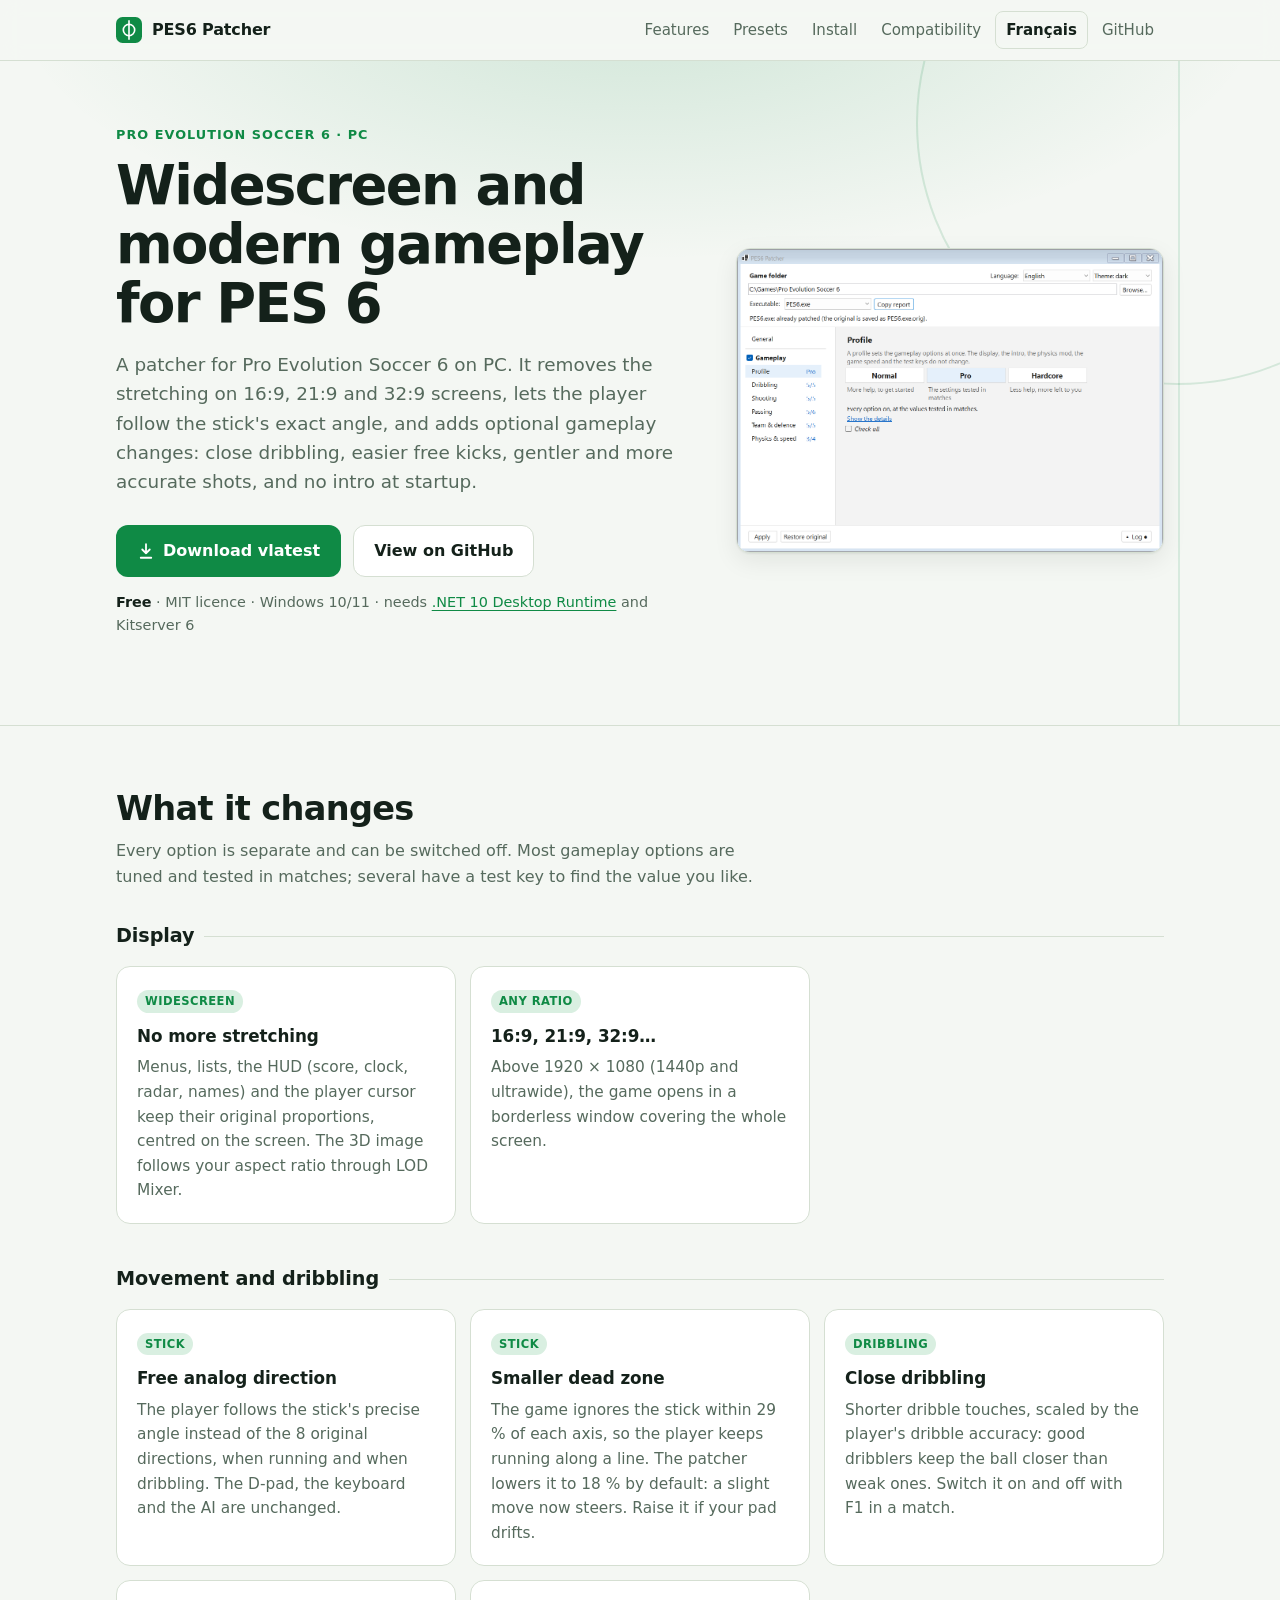
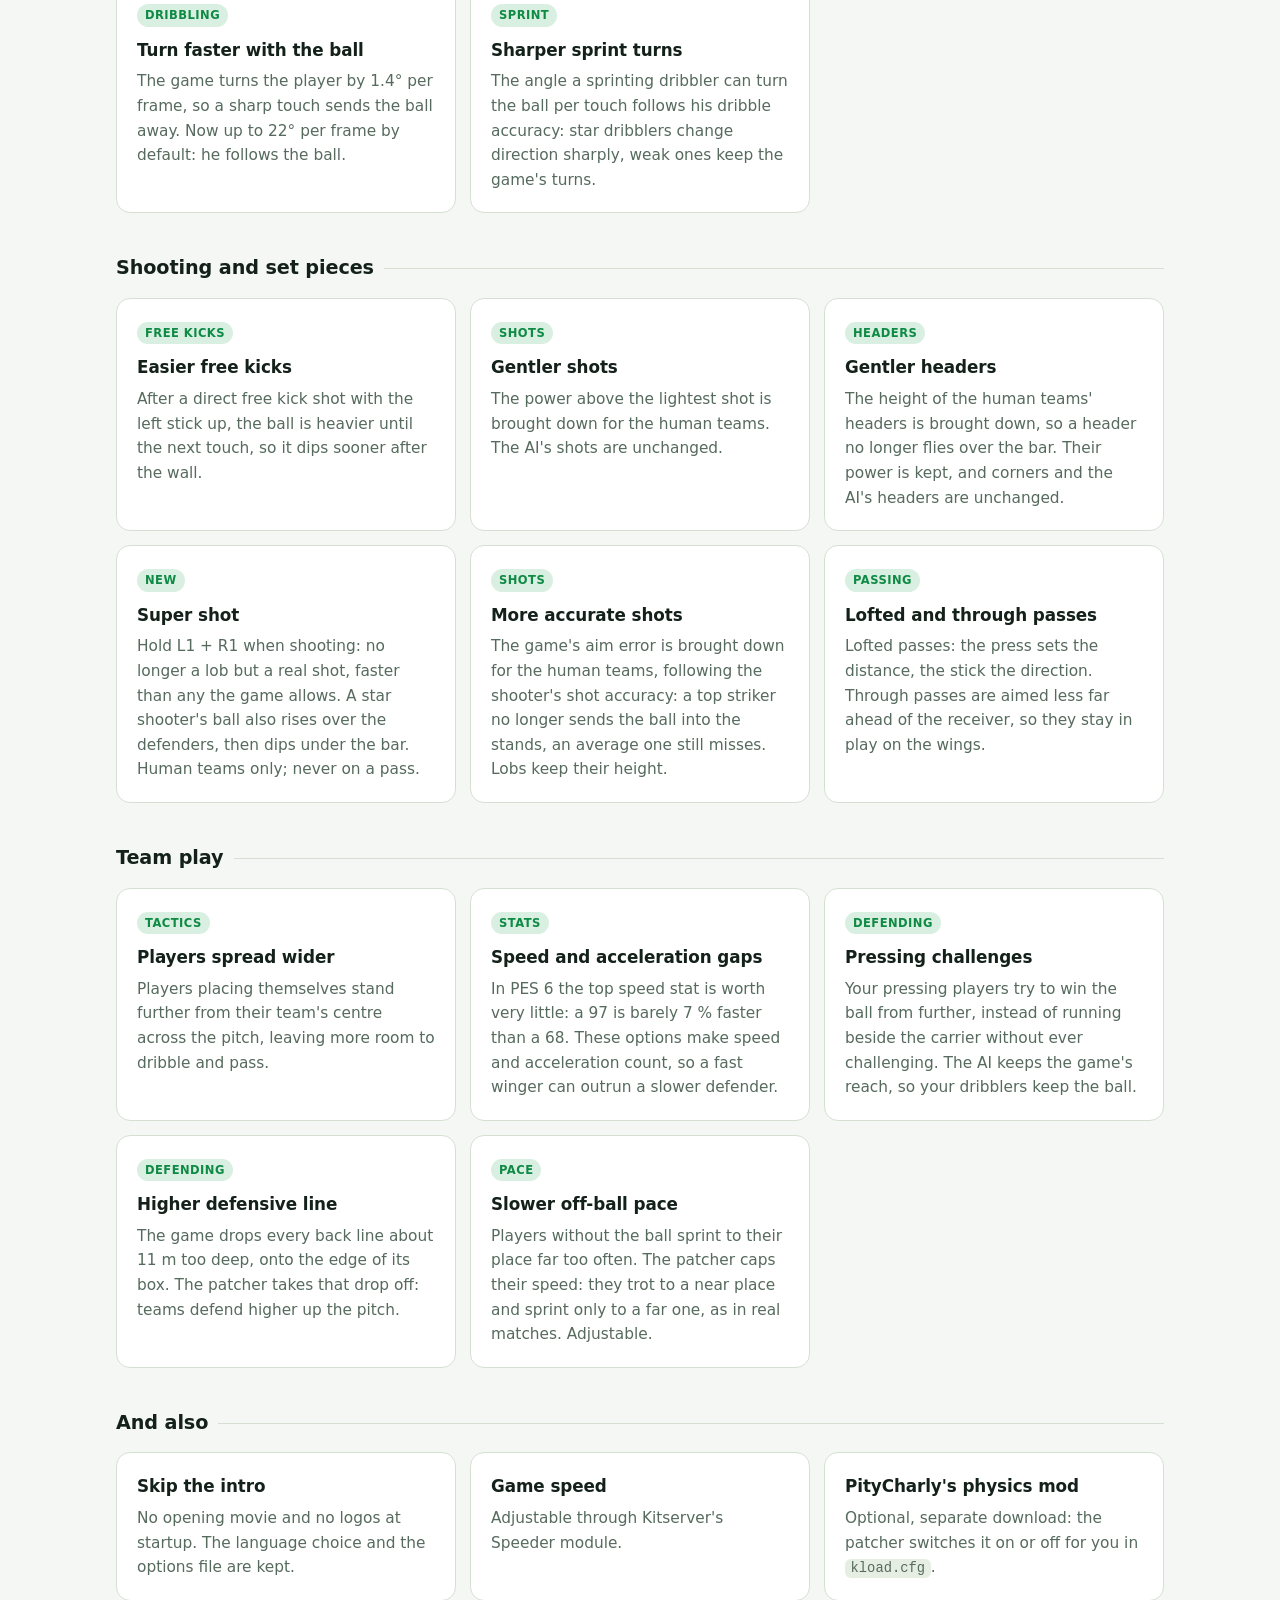
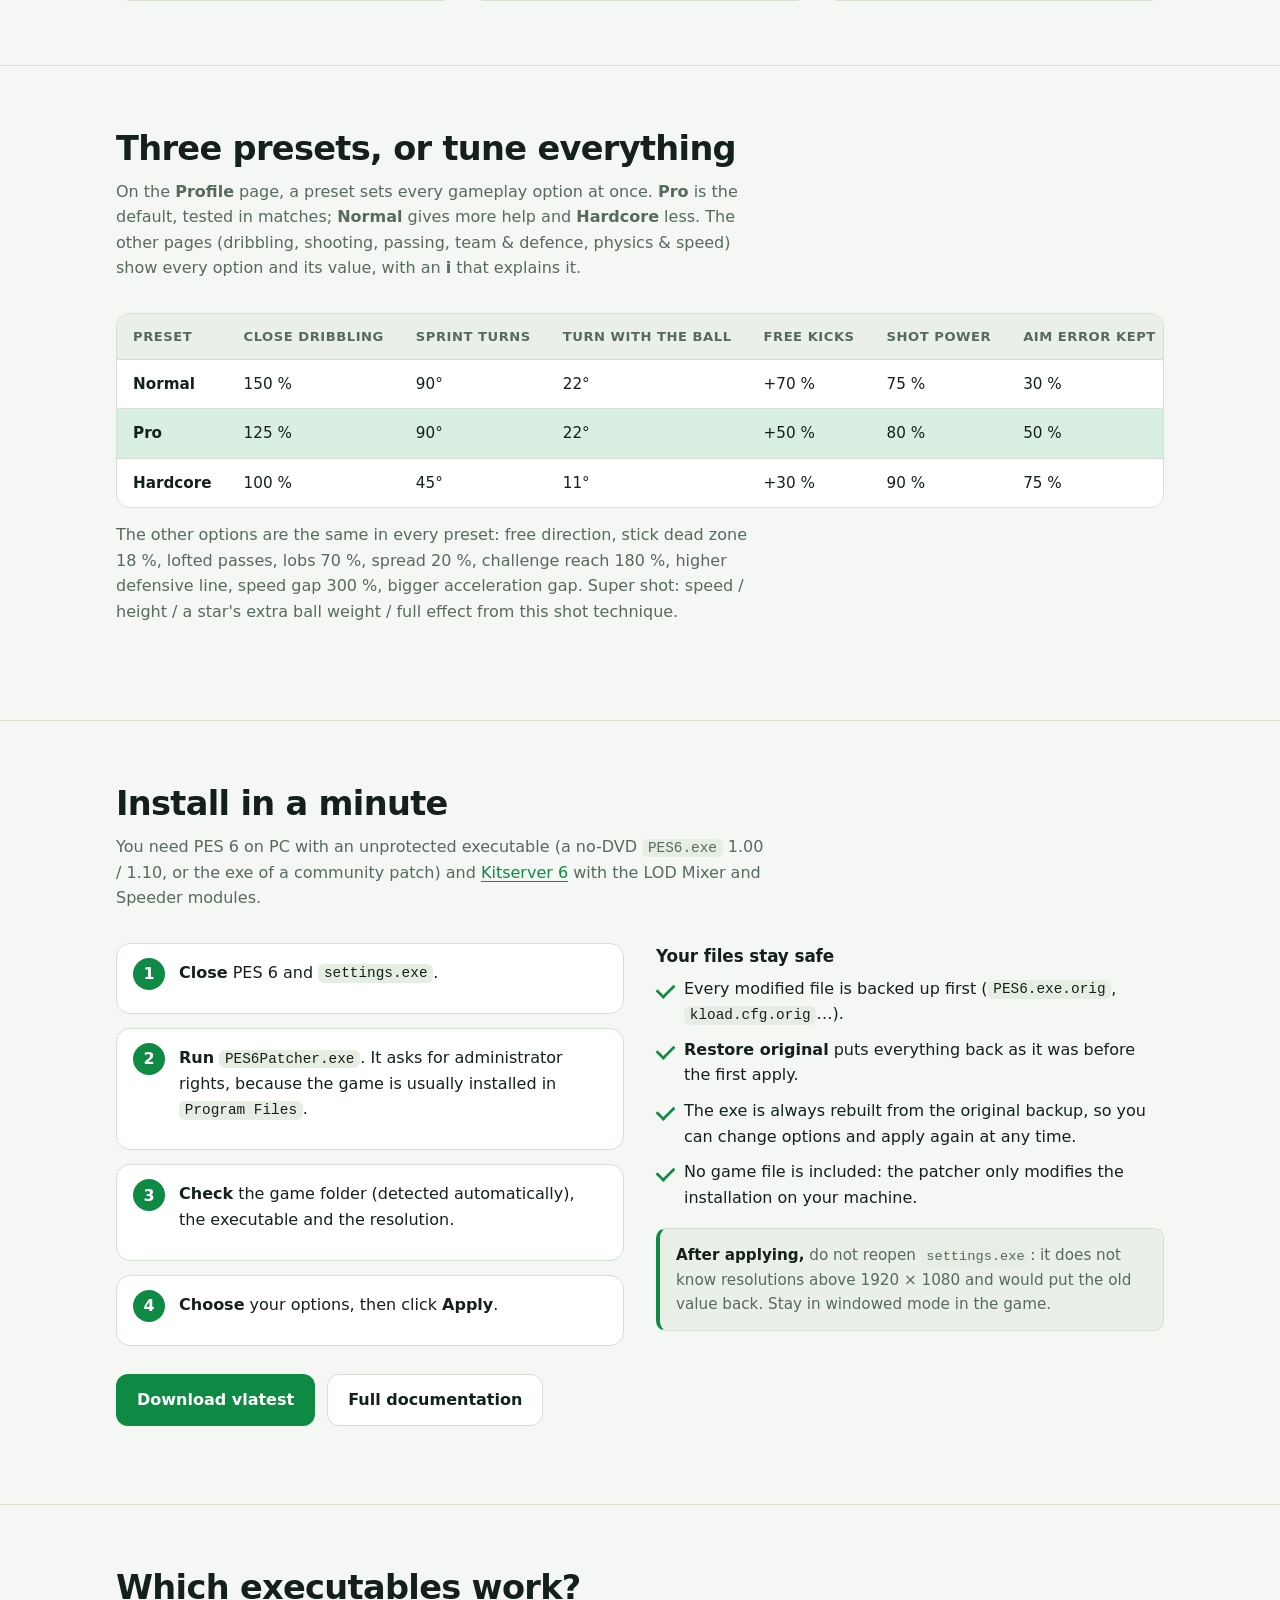
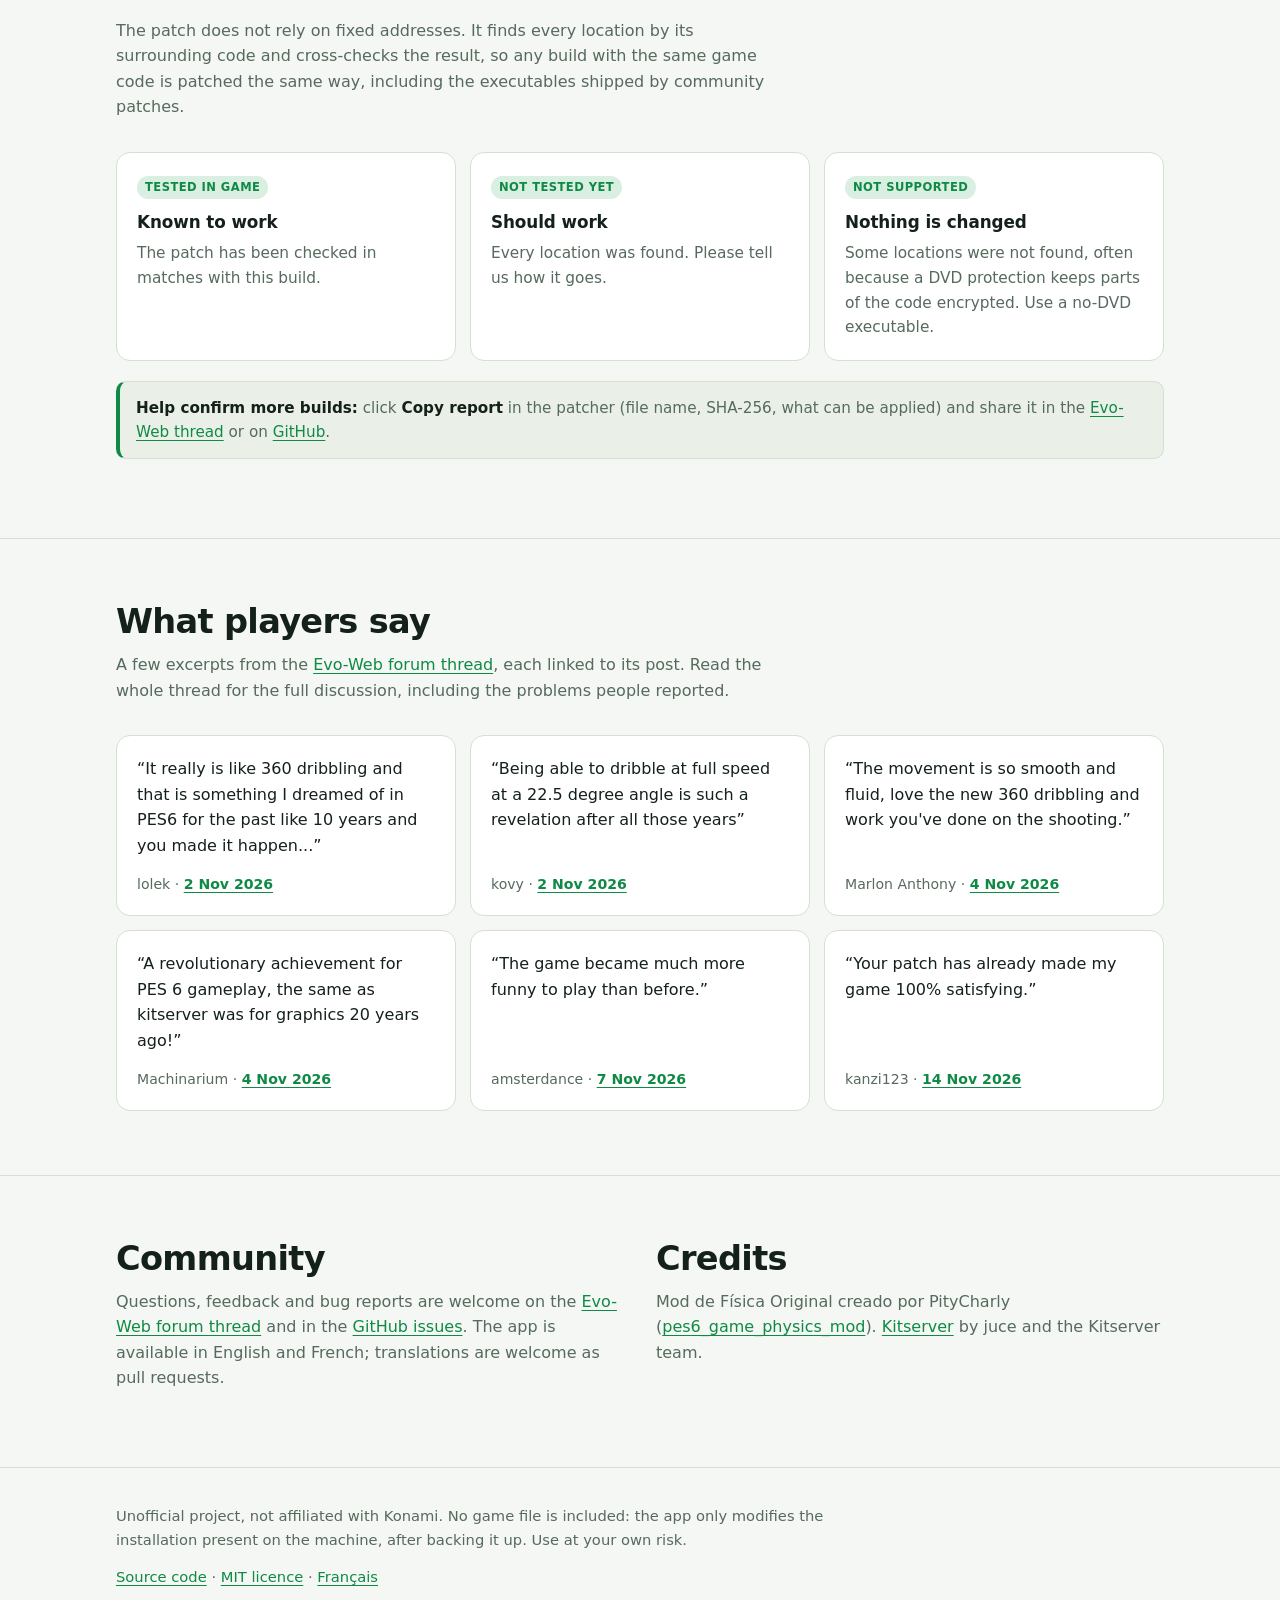
<file: docs/index.html>
<!doctype html>
<html lang="en">
<head>
<meta charset="utf-8">
<meta name="viewport" content="width=device-width, initial-scale=1">
<title>PES6 Patcher: widescreen and modern gameplay for PES 6</title>
<meta name="google-site-verification" content="-q8G32PHAHHniApXlXF7Ds6mjgxfQdAATQH3-29lCZk" />
<meta name="description" content="Free patcher for Pro Evolution Soccer 6 on PC: widescreen without stretching, free analog stick movement, close dribbling, easier free kicks, gentler and more accurate shots.">
<meta property="og:title" content="PES6 Patcher">
<meta property="og:description" content="Widescreen without stretching and modern gameplay options for Pro Evolution Soccer 6 on PC.">
<meta property="og:image" content="https://kwentinn.github.io/PES6Patcher/app.png">
<meta property="og:type" content="website">
<link rel="canonical" href="https://kwentinn.github.io/PES6Patcher/">
<link rel="alternate" hreflang="en" href="https://kwentinn.github.io/PES6Patcher/">
<link rel="alternate" hreflang="fr" href="https://kwentinn.github.io/PES6Patcher/fr/">
<link rel="alternate" hreflang="x-default" href="https://kwentinn.github.io/PES6Patcher/">
<link rel="icon" href="data:image/svg+xml,%3Csvg xmlns='http://www.w3.org/2000/svg' viewBox='0 0 32 32'%3E%3Crect width='32' height='32' rx='8' fill='%230f8a45'/%3E%3Ccircle cx='16' cy='16' r='7' fill='none' stroke='white' stroke-width='2'/%3E%3Cpath d='M16 3v26' stroke='white' stroke-width='2'/%3E%3C/svg%3E">
<link rel="stylesheet" href="site.css">
</head>
<body>

<header class="bar">
  <div class="wrap">
    <a class="brand" href="#top">
      <svg viewBox="0 0 32 32" aria-hidden="true"><rect width="32" height="32" rx="8" fill="var(--accent)"/><circle cx="16" cy="16" r="7" fill="none" stroke="var(--accent-ink)" stroke-width="2"/><path d="M16 4v24" stroke="var(--accent-ink)" stroke-width="2"/></svg>
      PES6 Patcher
    </a>
    <nav aria-label="Main">
      <a class="hide-sm" href="#features">Features</a>
      <a class="hide-sm" href="#presets">Presets</a>
      <a href="#install">Install</a>
      <a class="hide-sm" href="#compat">Compatibility</a>
      <a class="lang" href="fr/" hreflang="fr">Français</a>
      <a href="https://github.com/kwentinn/PES6Patcher">GitHub</a>
    </nav>
  </div>
</header>

<main id="top">

<div class="hero">
  <div class="wrap hero-grid">
    <div>
      <p class="eyebrow">Pro Evolution Soccer 6 · PC</p>
      <h1>Widescreen and modern gameplay for PES 6</h1>
      <p class="lead">A patcher for Pro Evolution Soccer 6 on PC. It removes the stretching on 16:9, 21:9 and 32:9 screens, lets the player follow the stick's exact angle, and adds optional gameplay changes: close dribbling, easier free kicks, gentler and more accurate shots, and no intro at startup.</p>
      <div class="cta">
        <a class="btn primary" data-download href="https://github.com/kwentinn/PES6Patcher/releases/latest">
          <svg viewBox="0 0 24 24" fill="none" stroke="currentColor" stroke-width="2.4" stroke-linecap="round" stroke-linejoin="round" aria-hidden="true"><path d="M12 3v12m0 0l-5-5m5 5l5-5M5 21h14"/></svg>
          <span>Download v<span data-version>latest</span></span>
        </a>
        <a class="btn" href="https://github.com/kwentinn/PES6Patcher">View on GitHub</a>
      </div>
      <p class="meta"><b>Free</b> · MIT licence · Windows 10/11 · needs <a href="https://dotnet.microsoft.com/download/dotnet/10.0">.NET 10 Desktop Runtime</a> and Kitserver 6</p>
    </div>
    <figure class="shot">
      <img src="app.png" width="1078" height="767" alt="The PES6 Patcher window with the display and gameplay options">
    </figure>
  </div>
</div>

<section id="features">
  <div class="wrap">
    <h2>What it changes</h2>
    <p class="sub">Every option is separate and can be switched off. Most gameplay options are tuned and tested in matches; several have a test key to find the value you like.</p>

    <h3 class="group">Display</h3>
    <div class="cards">
      <div class="card"><span class="tag">Widescreen</span><h3>No more stretching</h3><p>Menus, lists, the HUD (score, clock, radar, names) and the player cursor keep their original proportions, centred on the screen. The 3D image follows your aspect ratio through LOD Mixer.</p></div>
      <div class="card"><span class="tag">Any ratio</span><h3>16:9, 21:9, 32:9…</h3><p>Above 1920 × 1080 (1440p and ultrawide), the game opens in a borderless window covering the whole screen.</p></div>
    </div>

    <h3 class="group">Movement and dribbling</h3>
    <div class="cards">
      <div class="card"><span class="tag">Stick</span><h3>Free analog direction</h3><p>The player follows the stick's precise angle instead of the 8 original directions, when running and when dribbling. The D-pad, the keyboard and the AI are unchanged.</p></div>
      <div class="card"><span class="tag">Stick</span><h3>Smaller dead zone</h3><p>The game ignores the stick within 29 % of each axis, so the player keeps running along a line. The patcher lowers it to 18 % by default: a slight move now steers. Raise it if your pad drifts.</p></div>
      <div class="card"><span class="tag">Dribbling</span><h3>Close dribbling</h3><p>Shorter dribble touches, scaled by the player's dribble accuracy: good dribblers keep the ball closer than weak ones. Switch it on and off with F1 in a match.</p></div>
      <div class="card"><span class="tag">Dribbling</span><h3>Turn faster with the ball</h3><p>The game turns the player by 1.4° per frame, so a sharp touch sends the ball away. Now up to 22° per frame by default: he follows the ball.</p></div>
      <div class="card"><span class="tag">Sprint</span><h3>Sharper sprint turns</h3><p>The angle a sprinting dribbler can turn the ball per touch follows his dribble accuracy: star dribblers change direction sharply, weak ones keep the game's turns.</p></div>
    </div>

    <h3 class="group">Shooting and set pieces</h3>
    <div class="cards">
      <div class="card"><span class="tag">Free kicks</span><h3>Easier free kicks</h3><p>After a direct free kick shot with the left stick up, the ball is heavier until the next touch, so it dips sooner after the wall.</p></div>
      <div class="card"><span class="tag">Shots</span><h3>Gentler shots</h3><p>The power above the lightest shot is brought down for the human teams. The AI's shots are unchanged.</p></div>
      <div class="card"><span class="tag">Headers</span><h3>Gentler headers</h3><p>The height of the human teams' headers is brought down, so a header no longer flies over the bar. Their power is kept, and corners and the AI's headers are unchanged.</p></div>
      <div class="card"><span class="tag">New</span><h3>Super shot</h3><p>Hold L1 + R1 when shooting: no longer a lob but a real shot, faster than any the game allows. A star shooter's ball also rises over the defenders, then dips under the bar. Human teams only; never on a pass.</p></div>
      <div class="card"><span class="tag">Shots</span><h3>More accurate shots</h3><p>The game's aim error is brought down for the human teams, following the shooter's shot accuracy: a top striker no longer sends the ball into the stands, an average one still misses. Lobs keep their height.</p></div>
      <div class="card"><span class="tag">Passing</span><h3>Lofted and through passes</h3><p>Lofted passes: the press sets the distance, the stick the direction. Through passes are aimed less far ahead of the receiver, so they stay in play on the wings.</p></div>
    </div>

    <h3 class="group">Team play</h3>
    <div class="cards">
      <div class="card"><span class="tag">Tactics</span><h3>Players spread wider</h3><p>Players placing themselves stand further from their team's centre across the pitch, leaving more room to dribble and pass.</p></div>
      <div class="card"><span class="tag">Stats</span><h3>Speed and acceleration gaps</h3><p>In PES 6 the top speed stat is worth very little: a 97 is barely 7 % faster than a 68. These options make speed and acceleration count, so a fast winger can outrun a slower defender.</p></div>
      <div class="card"><span class="tag">Defending</span><h3>Pressing challenges</h3><p>Your pressing players try to win the ball from further, instead of running beside the carrier without ever challenging. The AI keeps the game's reach, so your dribblers keep the ball.</p></div>
      <div class="card"><span class="tag">Defending</span><h3>Higher defensive line</h3><p>The game drops every back line about 11 m too deep, onto the edge of its box. The patcher takes that drop off: teams defend higher up the pitch.</p></div>
      <div class="card"><span class="tag">Pace</span><h3>Slower off-ball pace</h3><p>Players without the ball sprint to their place far too often. The patcher caps their speed: they trot to a near place and sprint only to a far one, as in real matches. Adjustable.</p></div>
    </div>

    <h3 class="group">And also</h3>
    <div class="cards">
      <div class="card"><h3>Skip the intro</h3><p>No opening movie and no logos at startup. The language choice and the options file are kept.</p></div>
      <div class="card"><h3>Game speed</h3><p>Adjustable through Kitserver's Speeder module.</p></div>
      <div class="card"><h3>PityCharly's physics mod</h3><p>Optional, separate download: the patcher switches it on or off for you in <code>kload.cfg</code>.</p></div>
    </div>
  </div>
</section>

<section id="presets">
  <div class="wrap">
    <h2>Three presets, or tune everything</h2>
    <p class="sub">On the <b>Profile</b> page, a preset sets every gameplay option at once. <b>Pro</b> is the default, tested in matches; <b>Normal</b> gives more help and <b>Hardcore</b> less. The other pages (dribbling, shooting, passing, team &amp; defence, physics &amp; speed) show every option and its value, with an <b>i</b> that explains it.</p>
    <div class="table">
      <table>
        <thead><tr><th>Preset</th><th>Close dribbling</th><th>Sprint turns</th><th>Turn with the ball</th><th>Free kicks</th><th>Shot power</th><th>Aim error kept</th><th>Pass lead</th><th>Headers</th><th>Super shot</th></tr></thead>
        <tbody>
          <tr><td>Normal</td><td>150 %</td><td>90°</td><td>22°</td><td>+70 %</td><td>75 %</td><td>30 %</td><td>50 %</td><td>60 %</td><td>42000 / 26 / +45 % / 85</td></tr>
          <tr class="pro"><td>Pro</td><td>125 %</td><td>90°</td><td>22°</td><td>+50 %</td><td>80 %</td><td>50 %</td><td>60 %</td><td>70 %</td><td>40000 / 32 / +55 % / 90</td></tr>
          <tr><td>Hardcore</td><td>100 %</td><td>45°</td><td>11°</td><td>+30 %</td><td>90 %</td><td>75 %</td><td>80 %</td><td>80 %</td><td>38000 / 38 / +70 % / 95</td></tr>
        </tbody>
      </table>
    </div>
    <p class="sub" style="margin-top:14px">The other options are the same in every preset: free direction, stick dead zone 18 %, lofted passes, lobs 70 %, spread 20 %, challenge reach 180 %, higher defensive line, speed gap 300 %, bigger acceleration gap. Super shot: speed / height / a star's extra ball weight / full effect from this shot technique.</p>
  </div>
</section>

<section id="install">
  <div class="wrap">
    <h2>Install in a minute</h2>
    <p class="sub">You need PES 6 on PC with an unprotected executable (a no-DVD <code>PES6.exe</code> 1.00 / 1.10, or the exe of a community patch) and <a href="https://www.evoweb.uk/">Kitserver 6</a> with the LOD Mixer and Speeder modules.</p>
    <div class="two">
      <ol class="steps">
        <li><b>Close</b> PES 6 and <code>settings.exe</code>.</li>
        <li><b>Run</b> <code>PES6Patcher.exe</code>. It asks for administrator rights, because the game is usually installed in <code>Program Files</code>.</li>
        <li><b>Check</b> the game folder (detected automatically), the executable and the resolution.</li>
        <li><b>Choose</b> your options, then click <b>Apply</b>.</li>
      </ol>
      <div>
        <h3>Your files stay safe</h3>
        <ul class="check">
          <li>Every modified file is backed up first (<code>PES6.exe.orig</code>, <code>kload.cfg.orig</code>…).</li>
          <li><b>Restore original</b> puts everything back as it was before the first apply.</li>
          <li>The exe is always rebuilt from the original backup, so you can change options and apply again at any time.</li>
          <li>No game file is included: the patcher only modifies the installation on your machine.</li>
        </ul>
        <p class="note" style="margin-top:18px"><b>After applying,</b> do not reopen <code>settings.exe</code>: it does not know resolutions above 1920 × 1080 and would put the old value back. Stay in windowed mode in the game.</p>
      </div>
    </div>
    <div class="cta" style="margin-top:28px">
      <a class="btn primary" data-download href="https://github.com/kwentinn/PES6Patcher/releases/latest"><span>Download v<span data-version>latest</span></span></a>
      <a class="btn" href="https://github.com/kwentinn/PES6Patcher#readme">Full documentation</a>
    </div>
  </div>
</section>

<section id="compat">
  <div class="wrap">
    <h2>Which executables work?</h2>
    <p class="sub">The patch does not rely on fixed addresses. It finds every location by its surrounding code and cross-checks the result, so any build with the same game code is patched the same way, including the executables shipped by community patches.</p>
    <div class="cards">
      <div class="card"><span class="tag">Tested in game</span><h3>Known to work</h3><p>The patch has been checked in matches with this build.</p></div>
      <div class="card"><span class="tag">Not tested yet</span><h3>Should work</h3><p>Every location was found. Please tell us how it goes.</p></div>
      <div class="card"><span class="tag">Not supported</span><h3>Nothing is changed</h3><p>Some locations were not found, often because a DVD protection keeps parts of the code encrypted. Use a no-DVD executable.</p></div>
    </div>
    <p class="note" style="margin-top:20px"><b>Help confirm more builds:</b> click <b>Copy report</b> in the patcher (file name, SHA-256, what can be applied) and share it in the <a href="https://evoweb.uk/threads/pes6-gameplay-patcher.107639/">Evo-Web thread</a> or on <a href="https://github.com/kwentinn/PES6Patcher/issues">GitHub</a>.</p>
  </div>
</section>

<section id="feedback">
  <div class="wrap">
    <h2>What players say</h2>
    <p class="sub">A few excerpts from the <a href="https://evoweb.uk/threads/pes6-gameplay-patcher.107639/">Evo-Web forum thread</a>, each linked to its post. Read the whole thread for the full discussion, including the problems people reported.</p>
    <div class="cards">
      <figure class="card quote"><blockquote><p lang="en">“It really is like 360 dribbling and that is something I dreamed of in PES6 for the past like 10 years and you made it happen...”</p></blockquote><figcaption>lolek · <a href="https://evoweb.uk/threads/pes6-gameplay-patcher.107639/post-4330303">2 Nov 2026</a></figcaption></figure>
      <figure class="card quote"><blockquote><p lang="en">“Being able to dribble at full speed at a 22.5 degree angle is such a revelation after all those years”</p></blockquote><figcaption>kovy · <a href="https://evoweb.uk/threads/pes6-gameplay-patcher.107639/post-4330339">2 Nov 2026</a></figcaption></figure>
      <figure class="card quote"><blockquote><p lang="en">“The movement is so smooth and fluid, love the new 360 dribbling and work you've done on the shooting.”</p></blockquote><figcaption>Marlon Anthony · <a href="https://evoweb.uk/threads/pes6-gameplay-patcher.107639/post-4331948">4 Nov 2026</a></figcaption></figure>
      <figure class="card quote"><blockquote><p lang="en">“A revolutionary achievement for PES 6 gameplay, the same as kitserver was for graphics 20 years ago!”</p></blockquote><figcaption>Machinarium · <a href="https://evoweb.uk/threads/pes6-gameplay-patcher.107639/post-4332125">4 Nov 2026</a></figcaption></figure>
      <figure class="card quote"><blockquote><p lang="en">“The game became much more funny to play than before.”</p></blockquote><figcaption>amsterdance · <a href="https://evoweb.uk/threads/pes6-gameplay-patcher.107639/post-4333649">7 Nov 2026</a></figcaption></figure>
      <figure class="card quote"><blockquote><p lang="en">“Your patch has already made my game 100% satisfying.”</p></blockquote><figcaption>kanzi123 · <a href="https://evoweb.uk/threads/pes6-gameplay-patcher.107639/post-4338470">14 Nov 2026</a></figcaption></figure>
    </div>
  </div>
</section>

<section id="about">
  <div class="wrap two">
    <div>
      <h2>Community</h2>
      <p class="sub" style="margin-bottom:12px">Questions, feedback and bug reports are welcome on the <a href="https://evoweb.uk/threads/pes6-gameplay-patcher.107639/">Evo-Web forum thread</a> and in the <a href="https://github.com/kwentinn/PES6Patcher/issues">GitHub issues</a>. The app is available in English and French; translations are welcome as pull requests.</p>
    </div>
    <div>
      <h2>Credits</h2>
      <p class="sub" style="margin-bottom:12px">Mod de Física Original creado por PityCharly (<a href="https://github.com/angelballay/pes6_game_physics_mod">pes6_game_physics_mod</a>). <a href="https://www.evoweb.uk/">Kitserver</a> by juce and the Kitserver team.</p>
    </div>
  </div>
</section>

</main>

<footer>
  <div class="wrap">
    <p>Unofficial project, not affiliated with Konami. No game file is included: the app only modifies the installation present on the machine, after backing it up. Use at your own risk.</p>
    <p><a href="https://github.com/kwentinn/PES6Patcher">Source code</a> · <a href="https://github.com/kwentinn/PES6Patcher/blob/main/LICENSE">MIT licence</a> · <a href="fr/">Français</a></p>
  </div>
</footer>

<script src="site.js" defer></script>
</body>
</html>
</file>
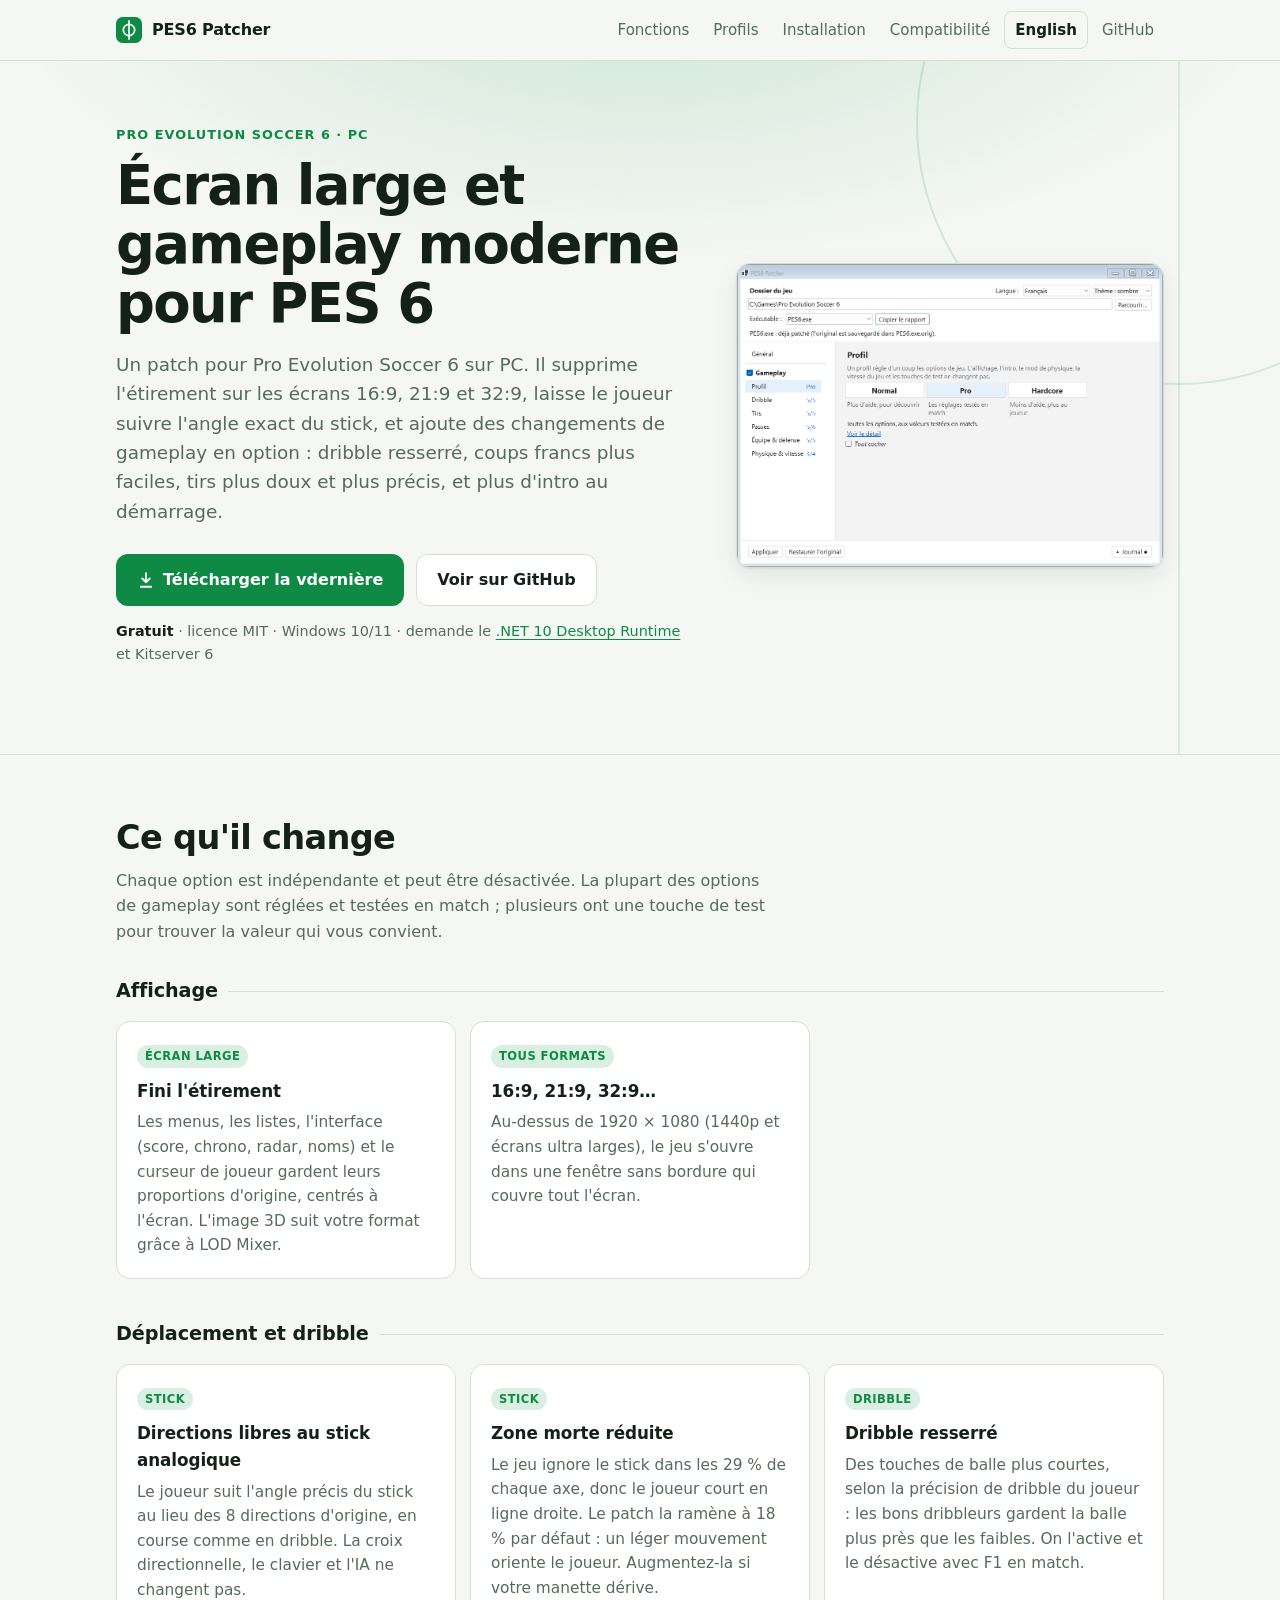
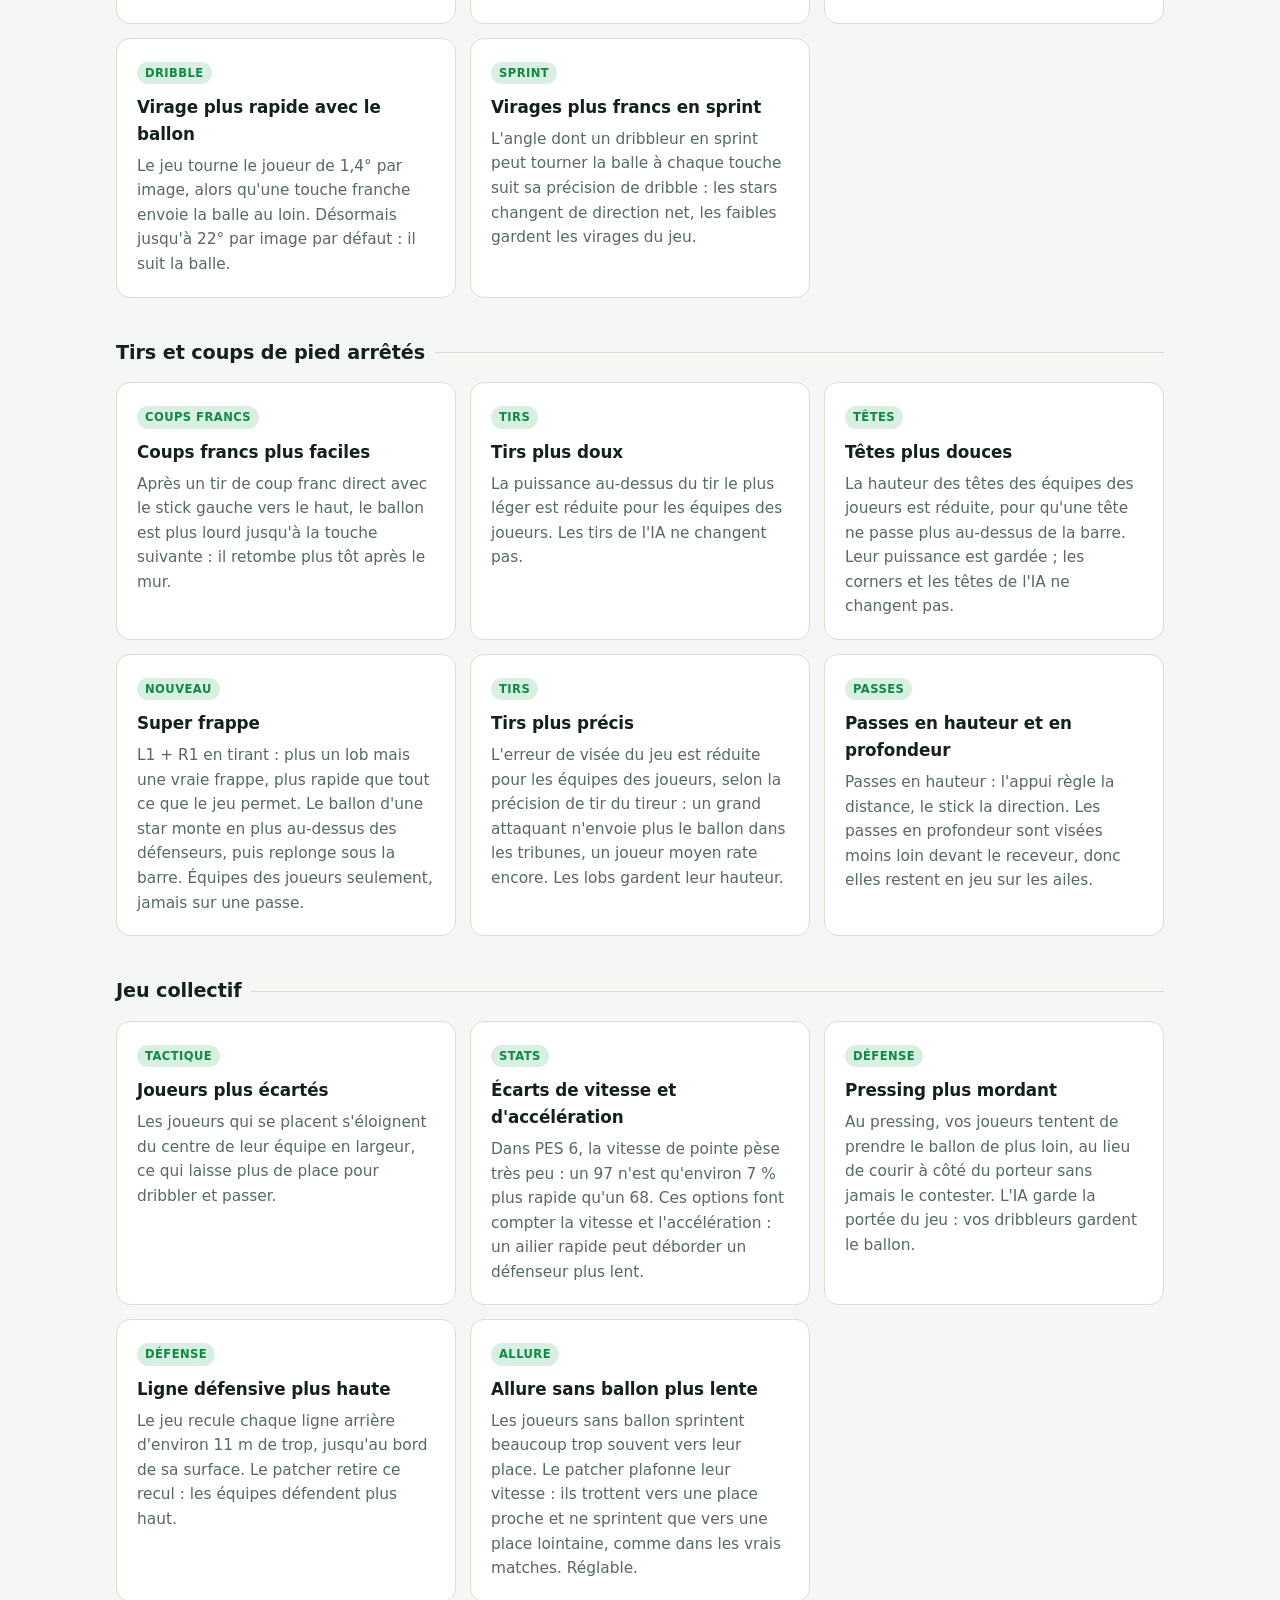
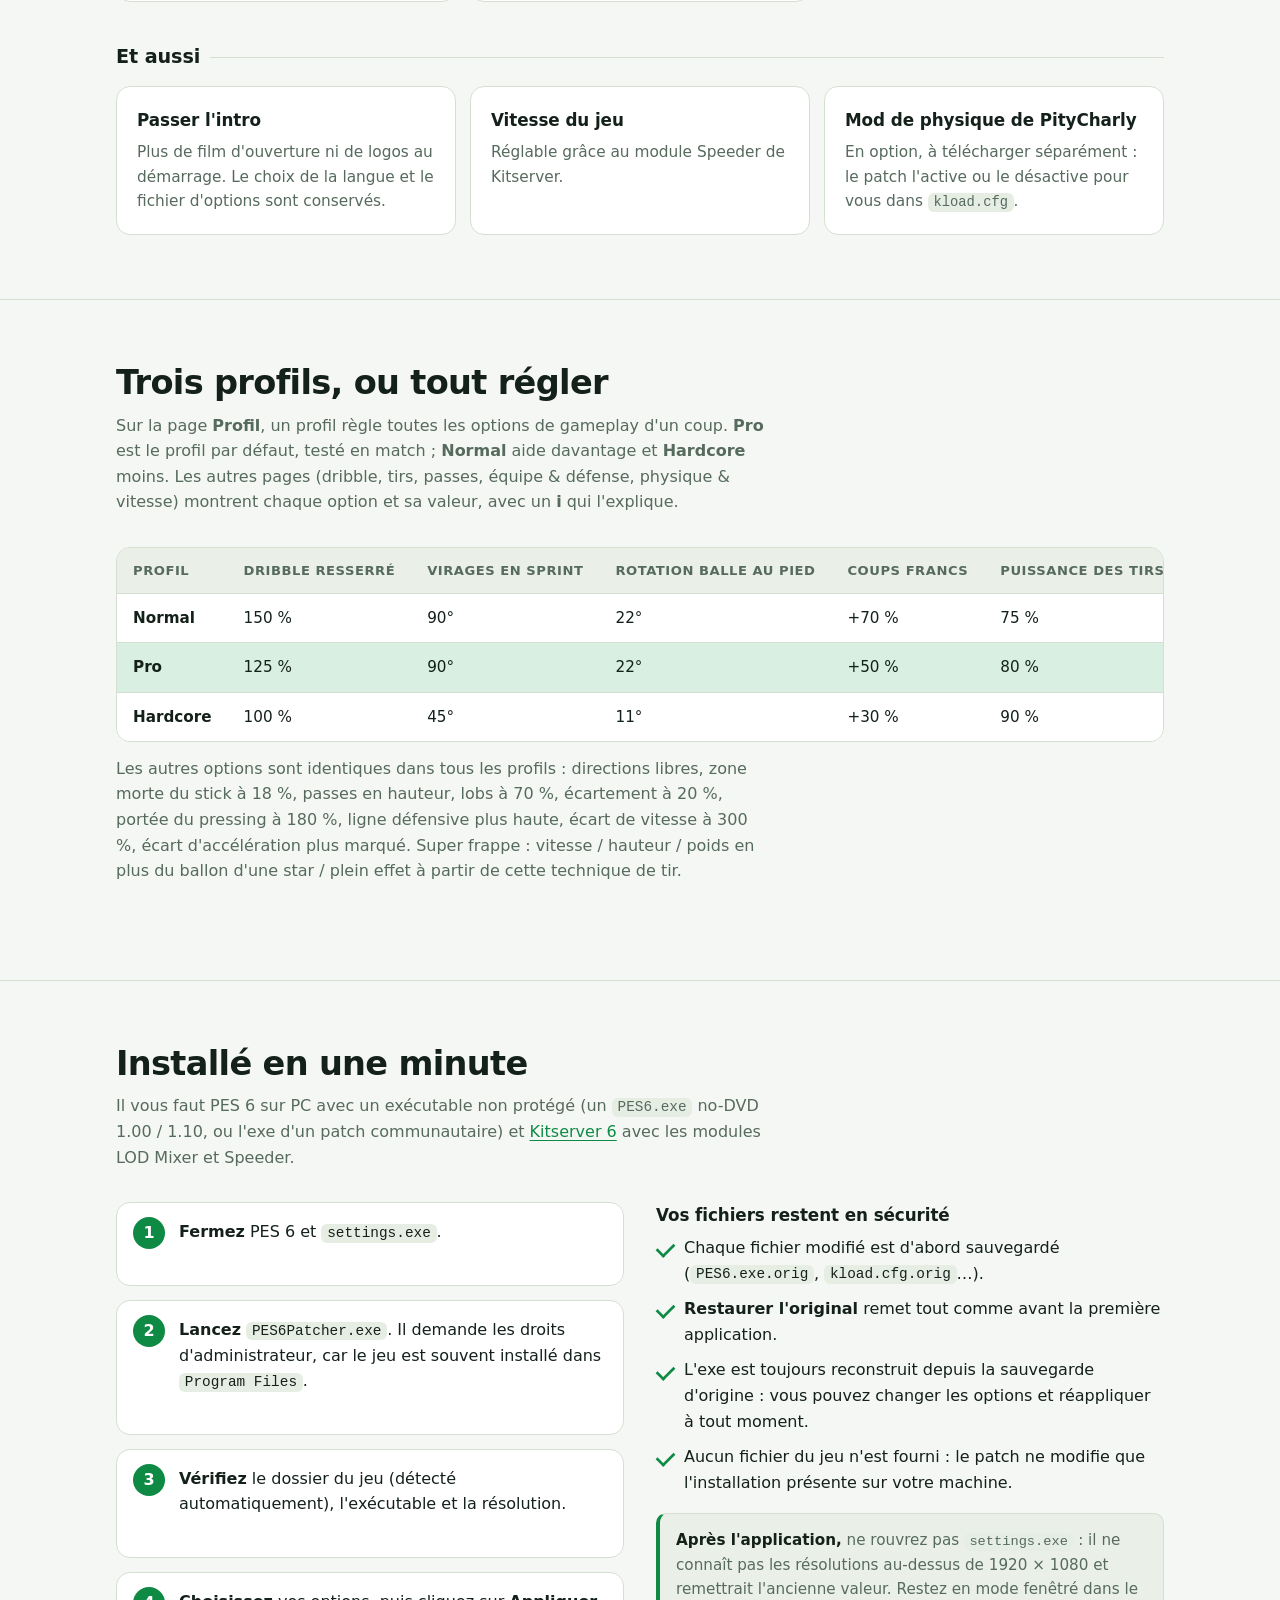
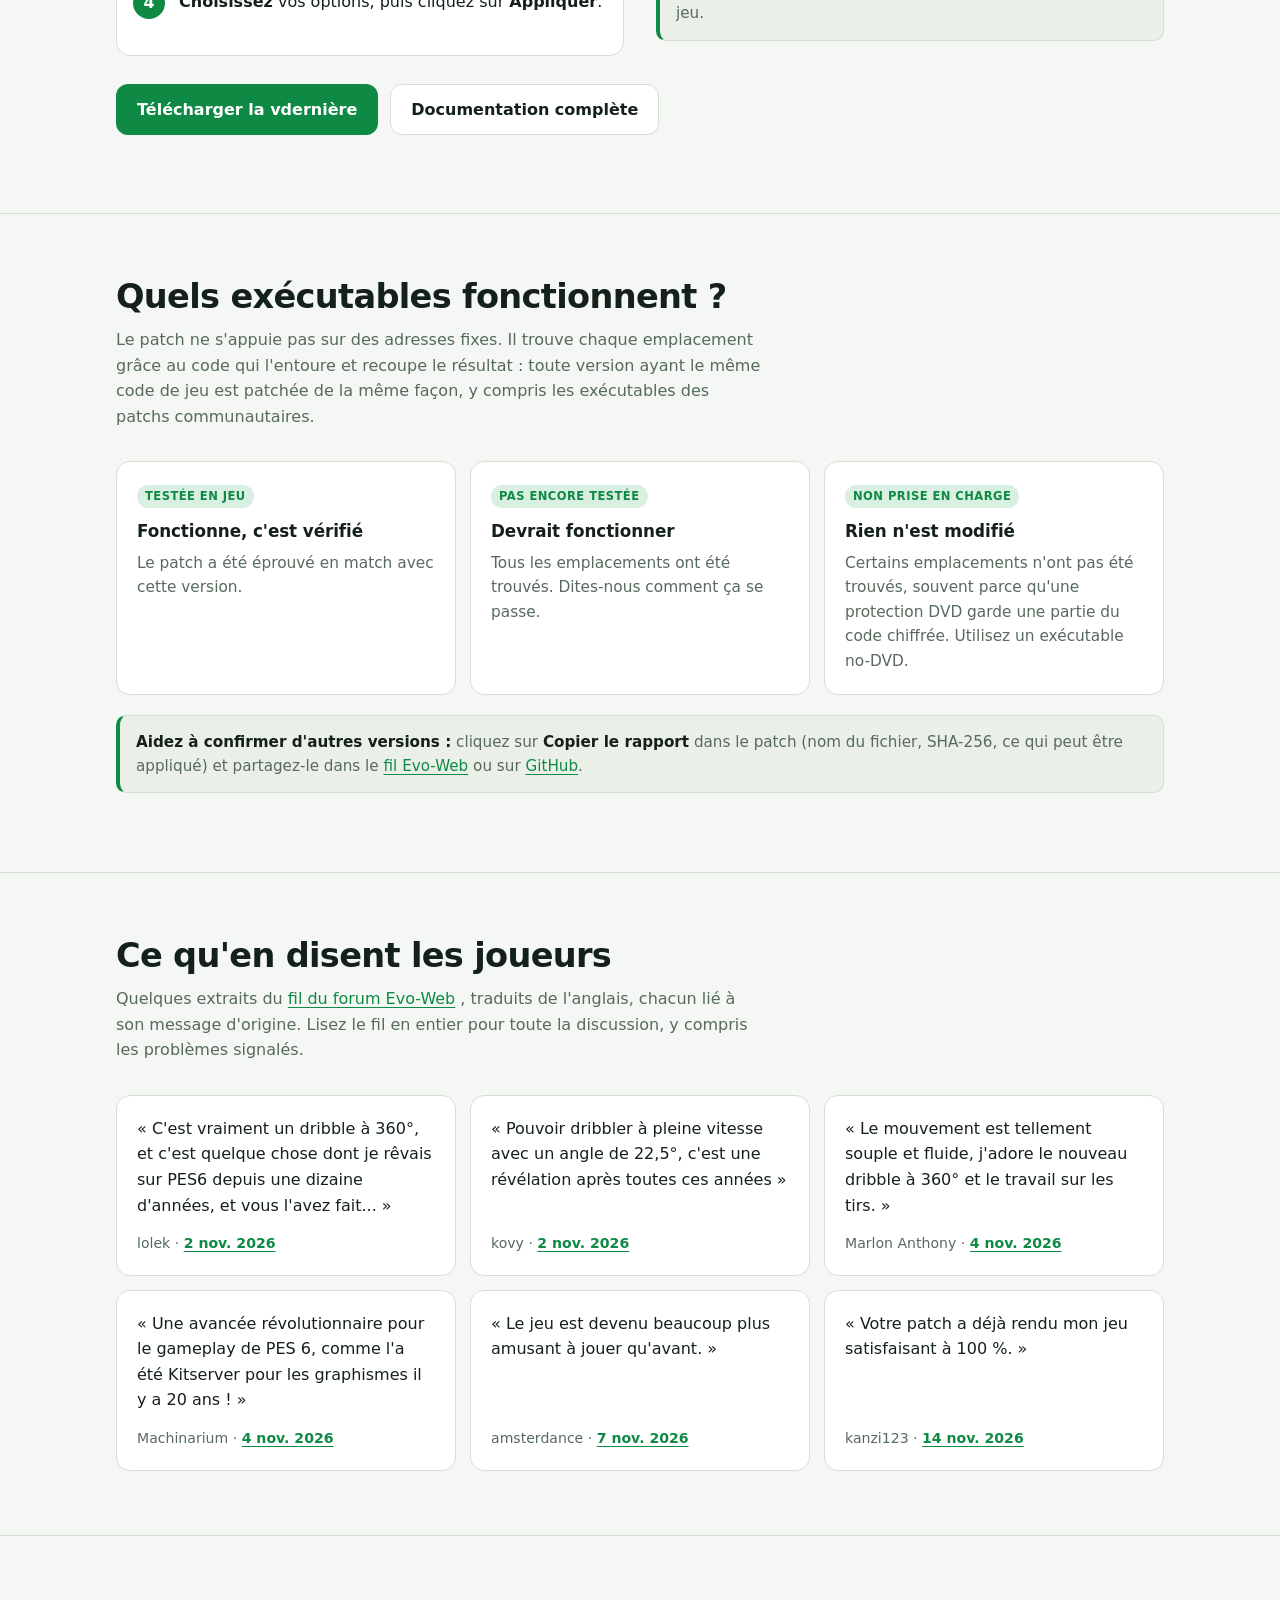
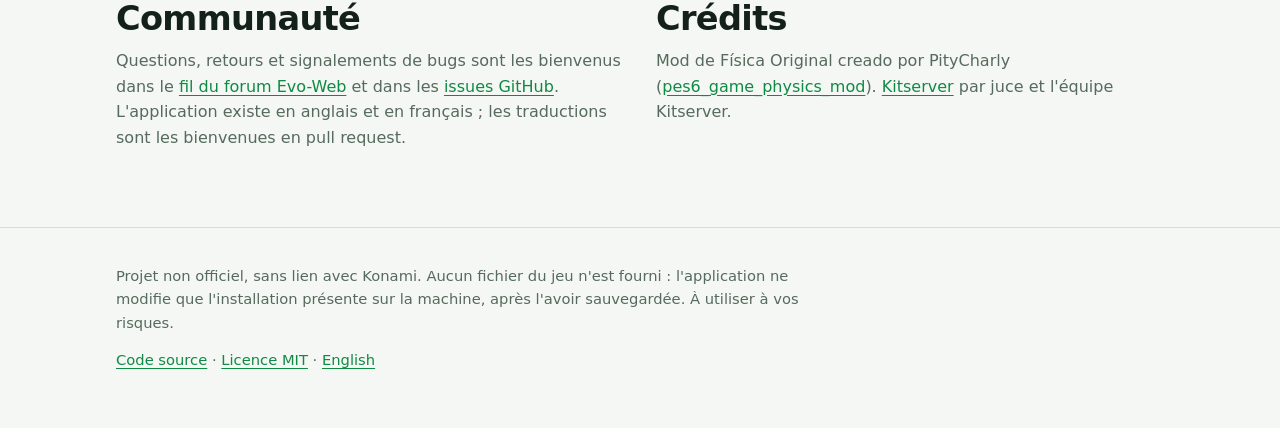
<file: docs/fr/index.html>
<!doctype html>
<html lang="fr">
<head>
<meta charset="utf-8">
<meta name="viewport" content="width=device-width, initial-scale=1">
<title>PES6 Patcher : écran large et gameplay moderne pour PES 6</title>
<meta name="google-site-verification" content="-q8G32PHAHHniApXlXF7Ds6mjgxfQdAATQH3-29lCZk" />
<meta name="description" content="Patch gratuit pour Pro Evolution Soccer 6 sur PC : écran large sans étirement, déplacement libre au stick analogique, dribble resserré, coups francs plus faciles, tirs plus doux et plus précis.">
<meta property="og:title" content="PES6 Patcher">
<meta property="og:description" content="Écran large sans étirement et options de gameplay modernes pour Pro Evolution Soccer 6 sur PC.">
<meta property="og:image" content="https://kwentinn.github.io/PES6Patcher/app.fr.png">
<meta property="og:type" content="website">
<link rel="canonical" href="https://kwentinn.github.io/PES6Patcher/fr/">
<link rel="alternate" hreflang="en" href="https://kwentinn.github.io/PES6Patcher/">
<link rel="alternate" hreflang="fr" href="https://kwentinn.github.io/PES6Patcher/fr/">
<link rel="alternate" hreflang="x-default" href="https://kwentinn.github.io/PES6Patcher/">
<link rel="icon" href="data:image/svg+xml,%3Csvg xmlns='http://www.w3.org/2000/svg' viewBox='0 0 32 32'%3E%3Crect width='32' height='32' rx='8' fill='%230f8a45'/%3E%3Ccircle cx='16' cy='16' r='7' fill='none' stroke='white' stroke-width='2'/%3E%3Cpath d='M16 3v26' stroke='white' stroke-width='2'/%3E%3C/svg%3E">
<link rel="stylesheet" href="../site.css">
</head>
<body>

<header class="bar">
  <div class="wrap">
    <a class="brand" href="#top">
      <svg viewBox="0 0 32 32" aria-hidden="true"><rect width="32" height="32" rx="8" fill="var(--accent)"/><circle cx="16" cy="16" r="7" fill="none" stroke="var(--accent-ink)" stroke-width="2"/><path d="M16 4v24" stroke="var(--accent-ink)" stroke-width="2"/></svg>
      PES6 Patcher
    </a>
    <nav aria-label="Principal">
      <a class="hide-sm" href="#features">Fonctions</a>
      <a class="hide-sm" href="#presets">Profils</a>
      <a href="#install">Installation</a>
      <a class="hide-sm" href="#compat">Compatibilité</a>
      <a class="lang" href="../" hreflang="en">English</a>
      <a href="https://github.com/kwentinn/PES6Patcher">GitHub</a>
    </nav>
  </div>
</header>

<main id="top">

<div class="hero">
  <div class="wrap hero-grid">
    <div>
      <p class="eyebrow">Pro Evolution Soccer 6 · PC</p>
      <h1>Écran large et gameplay moderne pour PES 6</h1>
      <p class="lead">Un patch pour Pro Evolution Soccer 6 sur PC. Il supprime l'étirement sur les écrans 16:9, 21:9 et 32:9, laisse le joueur suivre l'angle exact du stick, et ajoute des changements de gameplay en option : dribble resserré, coups francs plus faciles, tirs plus doux et plus précis, et plus d'intro au démarrage.</p>
      <div class="cta">
        <a class="btn primary" data-download href="https://github.com/kwentinn/PES6Patcher/releases/latest">
          <svg viewBox="0 0 24 24" fill="none" stroke="currentColor" stroke-width="2.4" stroke-linecap="round" stroke-linejoin="round" aria-hidden="true"><path d="M12 3v12m0 0l-5-5m5 5l5-5M5 21h14"/></svg>
          <span>Télécharger la v<span data-version>dernière</span></span>
        </a>
        <a class="btn" href="https://github.com/kwentinn/PES6Patcher">Voir sur GitHub</a>
      </div>
      <p class="meta"><b>Gratuit</b> · licence MIT · Windows 10/11 · demande le <a href="https://dotnet.microsoft.com/download/dotnet/10.0">.NET 10 Desktop Runtime</a> et Kitserver 6</p>
    </div>
    <figure class="shot">
      <img src="../app.fr.png" width="1078" height="767" alt="La fenêtre de PES6 Patcher avec les options d'affichage et de gameplay">
    </figure>
  </div>
</div>

<section id="features">
  <div class="wrap">
    <h2>Ce qu'il change</h2>
    <p class="sub">Chaque option est indépendante et peut être désactivée. La plupart des options de gameplay sont réglées et testées en match ; plusieurs ont une touche de test pour trouver la valeur qui vous convient.</p>

    <h3 class="group">Affichage</h3>
    <div class="cards">
      <div class="card"><span class="tag">Écran large</span><h3>Fini l'étirement</h3><p>Les menus, les listes, l'interface (score, chrono, radar, noms) et le curseur de joueur gardent leurs proportions d'origine, centrés à l'écran. L'image 3D suit votre format grâce à LOD Mixer.</p></div>
      <div class="card"><span class="tag">Tous formats</span><h3>16:9, 21:9, 32:9…</h3><p>Au-dessus de 1920 × 1080 (1440p et écrans ultra larges), le jeu s'ouvre dans une fenêtre sans bordure qui couvre tout l'écran.</p></div>
    </div>

    <h3 class="group">Déplacement et dribble</h3>
    <div class="cards">
      <div class="card"><span class="tag">Stick</span><h3>Directions libres au stick analogique</h3><p>Le joueur suit l'angle précis du stick au lieu des 8 directions d'origine, en course comme en dribble. La croix directionnelle, le clavier et l'IA ne changent pas.</p></div>
      <div class="card"><span class="tag">Stick</span><h3>Zone morte réduite</h3><p>Le jeu ignore le stick dans les 29 % de chaque axe, donc le joueur court en ligne droite. Le patch la ramène à 18 % par défaut : un léger mouvement oriente le joueur. Augmentez-la si votre manette dérive.</p></div>
      <div class="card"><span class="tag">Dribble</span><h3>Dribble resserré</h3><p>Des touches de balle plus courtes, selon la précision de dribble du joueur : les bons dribbleurs gardent la balle plus près que les faibles. On l'active et le désactive avec F1 en match.</p></div>
      <div class="card"><span class="tag">Dribble</span><h3>Virage plus rapide avec le ballon</h3><p>Le jeu tourne le joueur de 1,4° par image, alors qu'une touche franche envoie la balle au loin. Désormais jusqu'à 22° par image par défaut : il suit la balle.</p></div>
      <div class="card"><span class="tag">Sprint</span><h3>Virages plus francs en sprint</h3><p>L'angle dont un dribbleur en sprint peut tourner la balle à chaque touche suit sa précision de dribble : les stars changent de direction net, les faibles gardent les virages du jeu.</p></div>
    </div>

    <h3 class="group">Tirs et coups de pied arrêtés</h3>
    <div class="cards">
      <div class="card"><span class="tag">Coups francs</span><h3>Coups francs plus faciles</h3><p>Après un tir de coup franc direct avec le stick gauche vers le haut, le ballon est plus lourd jusqu'à la touche suivante : il retombe plus tôt après le mur.</p></div>
      <div class="card"><span class="tag">Tirs</span><h3>Tirs plus doux</h3><p>La puissance au-dessus du tir le plus léger est réduite pour les équipes des joueurs. Les tirs de l'IA ne changent pas.</p></div>
      <div class="card"><span class="tag">Têtes</span><h3>Têtes plus douces</h3><p>La hauteur des têtes des équipes des joueurs est réduite, pour qu'une tête ne passe plus au-dessus de la barre. Leur puissance est gardée ; les corners et les têtes de l'IA ne changent pas.</p></div>
      <div class="card"><span class="tag">Nouveau</span><h3>Super frappe</h3><p>L1 + R1 en tirant : plus un lob mais une vraie frappe, plus rapide que tout ce que le jeu permet. Le ballon d'une star monte en plus au-dessus des défenseurs, puis replonge sous la barre. Équipes des joueurs seulement, jamais sur une passe.</p></div>
      <div class="card"><span class="tag">Tirs</span><h3>Tirs plus précis</h3><p>L'erreur de visée du jeu est réduite pour les équipes des joueurs, selon la précision de tir du tireur : un grand attaquant n'envoie plus le ballon dans les tribunes, un joueur moyen rate encore. Les lobs gardent leur hauteur.</p></div>
      <div class="card"><span class="tag">Passes</span><h3>Passes en hauteur et en profondeur</h3><p>Passes en hauteur : l'appui règle la distance, le stick la direction. Les passes en profondeur sont visées moins loin devant le receveur, donc elles restent en jeu sur les ailes.</p></div>
    </div>

    <h3 class="group">Jeu collectif</h3>
    <div class="cards">
      <div class="card"><span class="tag">Tactique</span><h3>Joueurs plus écartés</h3><p>Les joueurs qui se placent s'éloignent du centre de leur équipe en largeur, ce qui laisse plus de place pour dribbler et passer.</p></div>
      <div class="card"><span class="tag">Stats</span><h3>Écarts de vitesse et d'accélération</h3><p>Dans PES 6, la vitesse de pointe pèse très peu : un 97 n'est qu'environ 7 % plus rapide qu'un 68. Ces options font compter la vitesse et l'accélération : un ailier rapide peut déborder un défenseur plus lent.</p></div>
      <div class="card"><span class="tag">Défense</span><h3>Pressing plus mordant</h3><p>Au pressing, vos joueurs tentent de prendre le ballon de plus loin, au lieu de courir à côté du porteur sans jamais le contester. L'IA garde la portée du jeu : vos dribbleurs gardent le ballon.</p></div>
      <div class="card"><span class="tag">Défense</span><h3>Ligne défensive plus haute</h3><p>Le jeu recule chaque ligne arrière d'environ 11 m de trop, jusqu'au bord de sa surface. Le patcher retire ce recul : les équipes défendent plus haut.</p></div>
      <div class="card"><span class="tag">Allure</span><h3>Allure sans ballon plus lente</h3><p>Les joueurs sans ballon sprintent beaucoup trop souvent vers leur place. Le patcher plafonne leur vitesse : ils trottent vers une place proche et ne sprintent que vers une place lointaine, comme dans les vrais matches. Réglable.</p></div>
    </div>

    <h3 class="group">Et aussi</h3>
    <div class="cards">
      <div class="card"><h3>Passer l'intro</h3><p>Plus de film d'ouverture ni de logos au démarrage. Le choix de la langue et le fichier d'options sont conservés.</p></div>
      <div class="card"><h3>Vitesse du jeu</h3><p>Réglable grâce au module Speeder de Kitserver.</p></div>
      <div class="card"><h3>Mod de physique de PityCharly</h3><p>En option, à télécharger séparément : le patch l'active ou le désactive pour vous dans <code>kload.cfg</code>.</p></div>
    </div>
  </div>
</section>

<section id="presets">
  <div class="wrap">
    <h2>Trois profils, ou tout régler</h2>
    <p class="sub">Sur la page <b>Profil</b>, un profil règle toutes les options de gameplay d'un coup. <b>Pro</b> est le profil par défaut, testé en match ; <b>Normal</b> aide davantage et <b>Hardcore</b> moins. Les autres pages (dribble, tirs, passes, équipe &amp; défense, physique &amp; vitesse) montrent chaque option et sa valeur, avec un <b>i</b> qui l'explique.</p>
    <div class="table">
      <table>
        <thead><tr><th>Profil</th><th>Dribble resserré</th><th>Virages en sprint</th><th>Rotation balle au pied</th><th>Coups francs</th><th>Puissance des tirs</th><th>Écart de visée gardé</th><th>Avance des passes</th><th>Têtes</th><th>Super frappe</th></tr></thead>
        <tbody>
          <tr><td>Normal</td><td>150 %</td><td>90°</td><td>22°</td><td>+70 %</td><td>75 %</td><td>30 %</td><td>50 %</td><td>60 %</td><td>42000 / 26 / +45 % / 85</td></tr>
          <tr class="pro"><td>Pro</td><td>125 %</td><td>90°</td><td>22°</td><td>+50 %</td><td>80 %</td><td>50 %</td><td>60 %</td><td>70 %</td><td>40000 / 32 / +55 % / 90</td></tr>
          <tr><td>Hardcore</td><td>100 %</td><td>45°</td><td>11°</td><td>+30 %</td><td>90 %</td><td>75 %</td><td>80 %</td><td>80 %</td><td>38000 / 38 / +70 % / 95</td></tr>
        </tbody>
      </table>
    </div>
    <p class="sub" style="margin-top:14px">Les autres options sont identiques dans tous les profils : directions libres, zone morte du stick à 18 %, passes en hauteur, lobs à 70 %, écartement à 20 %, portée du pressing à 180 %, ligne défensive plus haute, écart de vitesse à 300 %, écart d'accélération plus marqué. Super frappe : vitesse / hauteur / poids en plus du ballon d'une star / plein effet à partir de cette technique de tir.</p>
  </div>
</section>

<section id="install">
  <div class="wrap">
    <h2>Installé en une minute</h2>
    <p class="sub">Il vous faut PES 6 sur PC avec un exécutable non protégé (un <code>PES6.exe</code> no-DVD 1.00 / 1.10, ou l'exe d'un patch communautaire) et <a href="https://www.evoweb.uk/">Kitserver 6</a> avec les modules LOD Mixer et Speeder.</p>
    <div class="two">
      <ol class="steps">
        <li><b>Fermez</b> PES 6 et <code>settings.exe</code>.</li>
        <li><b>Lancez</b> <code>PES6Patcher.exe</code>. Il demande les droits d'administrateur, car le jeu est souvent installé dans <code>Program Files</code>.</li>
        <li><b>Vérifiez</b> le dossier du jeu (détecté automatiquement), l'exécutable et la résolution.</li>
        <li><b>Choisissez</b> vos options, puis cliquez sur <b>Appliquer</b>.</li>
      </ol>
      <div>
        <h3>Vos fichiers restent en sécurité</h3>
        <ul class="check">
          <li>Chaque fichier modifié est d'abord sauvegardé (<code>PES6.exe.orig</code>, <code>kload.cfg.orig</code>…).</li>
          <li><b>Restaurer l'original</b> remet tout comme avant la première application.</li>
          <li>L'exe est toujours reconstruit depuis la sauvegarde d'origine : vous pouvez changer les options et réappliquer à tout moment.</li>
          <li>Aucun fichier du jeu n'est fourni : le patch ne modifie que l'installation présente sur votre machine.</li>
        </ul>
        <p class="note" style="margin-top:18px"><b>Après l'application,</b> ne rouvrez pas <code>settings.exe</code> : il ne connaît pas les résolutions au-dessus de 1920 × 1080 et remettrait l'ancienne valeur. Restez en mode fenêtré dans le jeu.</p>
      </div>
    </div>
    <div class="cta" style="margin-top:28px">
      <a class="btn primary" data-download href="https://github.com/kwentinn/PES6Patcher/releases/latest"><span>Télécharger la v<span data-version>dernière</span></span></a>
      <a class="btn" href="https://github.com/kwentinn/PES6Patcher/blob/main/README.fr.md">Documentation complète</a>
    </div>
  </div>
</section>

<section id="compat">
  <div class="wrap">
    <h2>Quels exécutables fonctionnent ?</h2>
    <p class="sub">Le patch ne s'appuie pas sur des adresses fixes. Il trouve chaque emplacement grâce au code qui l'entoure et recoupe le résultat : toute version ayant le même code de jeu est patchée de la même façon, y compris les exécutables des patchs communautaires.</p>
    <div class="cards">
      <div class="card"><span class="tag">Testée en jeu</span><h3>Fonctionne, c'est vérifié</h3><p>Le patch a été éprouvé en match avec cette version.</p></div>
      <div class="card"><span class="tag">Pas encore testée</span><h3>Devrait fonctionner</h3><p>Tous les emplacements ont été trouvés. Dites-nous comment ça se passe.</p></div>
      <div class="card"><span class="tag">Non prise en charge</span><h3>Rien n'est modifié</h3><p>Certains emplacements n'ont pas été trouvés, souvent parce qu'une protection DVD garde une partie du code chiffrée. Utilisez un exécutable no-DVD.</p></div>
    </div>
    <p class="note" style="margin-top:20px"><b>Aidez à confirmer d'autres versions :</b> cliquez sur <b>Copier le rapport</b> dans le patch (nom du fichier, SHA-256, ce qui peut être appliqué) et partagez-le dans le <a href="https://evoweb.uk/threads/pes6-gameplay-patcher.107639/">fil Evo-Web</a> ou sur <a href="https://github.com/kwentinn/PES6Patcher/issues">GitHub</a>.</p>
  </div>
</section>

<section id="feedback">
  <div class="wrap">
    <h2>Ce qu'en disent les joueurs</h2>
    <p class="sub">Quelques extraits du <a href="https://evoweb.uk/threads/pes6-gameplay-patcher.107639/">fil du forum Evo-Web</a> , traduits de l'anglais, chacun lié à son message d'origine. Lisez le fil en entier pour toute la discussion, y compris les problèmes signalés.</p>
    <div class="cards">
      <figure class="card quote"><blockquote><p>« C'est vraiment un dribble à 360°, et c'est quelque chose dont je rêvais sur PES6 depuis une dizaine d'années, et vous l'avez fait... »</p></blockquote><figcaption>lolek · <a href="https://evoweb.uk/threads/pes6-gameplay-patcher.107639/post-4330303">2 nov. 2026</a></figcaption></figure>
      <figure class="card quote"><blockquote><p>« Pouvoir dribbler à pleine vitesse avec un angle de 22,5°, c'est une révélation après toutes ces années »</p></blockquote><figcaption>kovy · <a href="https://evoweb.uk/threads/pes6-gameplay-patcher.107639/post-4330339">2 nov. 2026</a></figcaption></figure>
      <figure class="card quote"><blockquote><p>« Le mouvement est tellement souple et fluide, j'adore le nouveau dribble à 360° et le travail sur les tirs. »</p></blockquote><figcaption>Marlon Anthony · <a href="https://evoweb.uk/threads/pes6-gameplay-patcher.107639/post-4331948">4 nov. 2026</a></figcaption></figure>
      <figure class="card quote"><blockquote><p>« Une avancée révolutionnaire pour le gameplay de PES 6, comme l'a été Kitserver pour les graphismes il y a 20 ans ! »</p></blockquote><figcaption>Machinarium · <a href="https://evoweb.uk/threads/pes6-gameplay-patcher.107639/post-4332125">4 nov. 2026</a></figcaption></figure>
      <figure class="card quote"><blockquote><p>« Le jeu est devenu beaucoup plus amusant à jouer qu'avant. »</p></blockquote><figcaption>amsterdance · <a href="https://evoweb.uk/threads/pes6-gameplay-patcher.107639/post-4333649">7 nov. 2026</a></figcaption></figure>
      <figure class="card quote"><blockquote><p>« Votre patch a déjà rendu mon jeu satisfaisant à 100 %. »</p></blockquote><figcaption>kanzi123 · <a href="https://evoweb.uk/threads/pes6-gameplay-patcher.107639/post-4338470">14 nov. 2026</a></figcaption></figure>
    </div>
  </div>
</section>

<section id="about">
  <div class="wrap two">
    <div>
      <h2>Communauté</h2>
      <p class="sub" style="margin-bottom:12px">Questions, retours et signalements de bugs sont les bienvenus dans le <a href="https://evoweb.uk/threads/pes6-gameplay-patcher.107639/">fil du forum Evo-Web</a> et dans les <a href="https://github.com/kwentinn/PES6Patcher/issues">issues GitHub</a>. L'application existe en anglais et en français ; les traductions sont les bienvenues en pull request.</p>
    </div>
    <div>
      <h2>Crédits</h2>
      <p class="sub" style="margin-bottom:12px">Mod de Física Original creado por PityCharly (<a href="https://github.com/angelballay/pes6_game_physics_mod">pes6_game_physics_mod</a>). <a href="https://www.evoweb.uk/">Kitserver</a> par juce et l'équipe Kitserver.</p>
    </div>
  </div>
</section>

</main>

<footer>
  <div class="wrap">
    <p>Projet non officiel, sans lien avec Konami. Aucun fichier du jeu n'est fourni : l'application ne modifie que l'installation présente sur la machine, après l'avoir sauvegardée. À utiliser à vos risques.</p>
    <p><a href="https://github.com/kwentinn/PES6Patcher">Code source</a> · <a href="https://github.com/kwentinn/PES6Patcher/blob/main/LICENSE">Licence MIT</a> · <a href="../">English</a></p>
  </div>
</footer>

<script src="../site.js" defer></script>
</body>
</html>
</file>
<file: docs/site.css>
:root {
  --bg: #f4f7f3;
  --surface: #ffffff;
  --surface-2: #eaf0e8;
  --text: #14211a;
  --muted: #566a5d;
  --line: #d5dfd2;
  --accent: #0f8a45;
  --accent-ink: #ffffff;
  --accent-soft: #d9efe1;
  --pitch: #0c5e33;
  --code: #e6eee4;
  --shadow: 0 1px 2px rgba(10, 30, 18, .06), 0 8px 24px rgba(10, 30, 18, .08);
  --radius: 14px;
  --max: 1080px;
}

@media (prefers-color-scheme: dark) {
  :root:not([data-theme="light"]) {
    --bg: #0a120e;
    --surface: #111d17;
    --surface-2: #17271f;
    --text: #e8f1ea;
    --muted: #9db3a4;
    --line: #243629;
    --accent: #3ddc84;
    --accent-ink: #06210f;
    --accent-soft: #15301f;
    --pitch: #0f3d24;
    --code: #17271f;
    --shadow: 0 1px 2px rgba(0, 0, 0, .4), 0 10px 30px rgba(0, 0, 0, .35);
  }
}

:root[data-theme="dark"] {
  --bg: #0a120e;
  --surface: #111d17;
  --surface-2: #17271f;
  --text: #e8f1ea;
  --muted: #9db3a4;
  --line: #243629;
  --accent: #3ddc84;
  --accent-ink: #06210f;
  --accent-soft: #15301f;
  --pitch: #0f3d24;
  --code: #17271f;
  --shadow: 0 1px 2px rgba(0, 0, 0, .4), 0 10px 30px rgba(0, 0, 0, .35);
}

* { box-sizing: border-box; }

html { scroll-behavior: smooth; scroll-padding-top: 76px; }

body {
  margin: 0;
  background: var(--bg);
  color: var(--text);
  font: 16px/1.6 system-ui, -apple-system, "Segoe UI", Roboto, sans-serif;
  -webkit-font-smoothing: antialiased;
}

a { color: var(--accent); text-underline-offset: 3px; }
a:hover { text-decoration-thickness: 2px; }

code {
  background: var(--code);
  padding: .1em .4em;
  border-radius: 6px;
  font: .9em ui-monospace, SFMono-Regular, Consolas, monospace;
  overflow-wrap: anywhere;
}

.wrap { width: 100%; max-width: var(--max); margin: 0 auto; padding: 0 16px; }

/* top bar */
.bar {
  position: sticky;
  top: 0;
  z-index: 10;
  background: color-mix(in srgb, var(--bg) 88%, transparent);
  backdrop-filter: blur(10px);
  border-bottom: 1px solid var(--line);
}
.bar .wrap { display: flex; align-items: center; gap: 20px; min-height: 60px; }
.brand { font-weight: 800; letter-spacing: -.01em; color: var(--text); text-decoration: none; display: flex; align-items: center; gap: 10px; }
.brand svg { width: 26px; height: 26px; }
.bar nav { display: flex; gap: 4px; margin-left: auto; align-items: center; flex-wrap: wrap; justify-content: flex-end; }
.bar nav a { color: var(--muted); text-decoration: none; padding: 6px 10px; border-radius: 8px; font-size: .94rem; }
.bar nav a:hover { color: var(--text); background: var(--surface-2); }
.bar nav a.lang { border: 1px solid var(--line); color: var(--text); font-weight: 600; }

@media (max-width: 760px) {
  .bar .wrap { flex-wrap: wrap; padding-top: 8px; padding-bottom: 8px; }
  .bar nav { margin-left: 0; width: 100%; justify-content: flex-start; }
  .bar nav .hide-sm { display: none; }
}

/* buttons */
.btn {
  display: inline-flex;
  align-items: center;
  gap: 8px;
  padding: 12px 20px;
  border-radius: 12px;
  font-weight: 700;
  text-decoration: none;
  border: 1px solid var(--line);
  color: var(--text);
  background: var(--surface);
}
.btn:hover { border-color: var(--accent); }
.btn.primary { background: var(--accent); color: var(--accent-ink); border-color: transparent; }
.btn.primary:hover { filter: brightness(1.07); }
.btn svg { width: 18px; height: 18px; flex: none; }

/* hero */
.hero {
  position: relative;
  overflow: hidden;
  padding: 64px 0 48px;
  background:
    radial-gradient(900px 380px at 50% -10%, color-mix(in srgb, var(--accent) 16%, transparent), transparent 70%),
    var(--bg);
  border-bottom: 1px solid var(--line);
}
.hero::before, .hero::after {
  content: "";
  position: absolute;
  pointer-events: none;
  border: 2px solid color-mix(in srgb, var(--accent) 14%, transparent);
}
.hero::before { width: 520px; height: 520px; border-radius: 50%; right: -160px; top: -200px; }
.hero::after { width: 2px; height: 100%; right: 100px; top: 0; border: 0; background: color-mix(in srgb, var(--accent) 12%, transparent); }
.hero .wrap { position: relative; z-index: 1; }
.eyebrow { color: var(--accent); font-weight: 700; letter-spacing: .08em; text-transform: uppercase; font-size: .8rem; margin: 0 0 12px; }
h1 { font-size: clamp(2rem, 5.2vw, 3.4rem); line-height: 1.08; letter-spacing: -.03em; margin: 0 0 16px; max-width: 18ch; }
.lead { font-size: 1.15rem; color: var(--muted); max-width: 60ch; margin: 0 0 28px; }
.cta { display: flex; flex-wrap: wrap; gap: 12px; margin-bottom: 14px; }
.meta { color: var(--muted); font-size: .9rem; margin: 0 0 40px; }
.meta b { color: var(--text); }

.shot {
  margin: 0 auto;
  max-width: 440px;
  background: var(--surface);
  border: 1px solid var(--line);
  border-radius: var(--radius);
  box-shadow: var(--shadow);
  overflow: hidden;
}
.shot img { display: block; width: 100%; height: auto; }

.hero-grid { display: grid; gap: 40px; grid-template-columns: 1.15fr .85fr; align-items: center; }
.hero-grid .shot { margin: 0; justify-self: end; }
@media (max-width: 860px) {
  .hero-grid { grid-template-columns: 1fr; }
  .hero-grid .shot { justify-self: center; }
  .hero::after { display: none; }
}

/* sections */
section { padding: 64px 0; }
section + section { border-top: 1px solid var(--line); }
h2 { font-size: clamp(1.5rem, 3.2vw, 2.1rem); letter-spacing: -.02em; line-height: 1.15; margin: 0 0 10px; }
.sub { color: var(--muted); max-width: 64ch; margin: 0 0 32px; }
h3 { font-size: 1.05rem; margin: 0 0 6px; letter-spacing: -.005em; }

.cards { display: grid; gap: 14px; grid-template-columns: repeat(auto-fill, minmax(290px, 1fr)); }
.card { background: var(--surface); border: 1px solid var(--line); border-radius: var(--radius); padding: 20px; }
.card p { margin: 0; color: var(--muted); font-size: .96rem; }
.tag { display: inline-block; font-size: .72rem; font-weight: 700; letter-spacing: .04em; text-transform: uppercase; color: var(--accent); background: var(--accent-soft); padding: 2px 8px; border-radius: 999px; margin-bottom: 10px; }
.group { margin: 40px 0 14px; font-size: 1.2rem; display: flex; align-items: center; gap: 10px; }
.group::after { content: ""; flex: 1; height: 1px; background: var(--line); }
.group:first-of-type { margin-top: 0; }

/* table */
.table { width: 100%; overflow-x: auto; border: 1px solid var(--line); border-radius: var(--radius); background: var(--surface); }
table { border-collapse: collapse; width: 100%; min-width: 560px; font-size: .95rem; }
th, td { text-align: left; padding: 12px 16px; border-bottom: 1px solid var(--line); white-space: nowrap; }
th { color: var(--muted); font-weight: 600; font-size: .82rem; text-transform: uppercase; letter-spacing: .04em; background: var(--surface-2); }
tr:last-child td { border-bottom: 0; }
td:first-child { font-weight: 700; }
tr.pro td { background: var(--accent-soft); }

/* steps */
.steps { counter-reset: step; list-style: none; padding: 0; margin: 0; display: grid; gap: 14px; }
.steps li { counter-increment: step; position: relative; padding: 16px 18px 16px 62px; background: var(--surface); border: 1px solid var(--line); border-radius: var(--radius); }
.steps li::before {
  content: counter(step);
  position: absolute; left: 16px; top: 14px;
  width: 32px; height: 32px; border-radius: 50%;
  display: grid; place-items: center;
  background: var(--accent); color: var(--accent-ink); font-weight: 800;
}

.two { display: grid; gap: 32px; grid-template-columns: 1fr 1fr; }
@media (max-width: 820px) { .two { grid-template-columns: 1fr; } }

.check { list-style: none; margin: 0; padding: 0; display: grid; gap: 10px; }
.check li { padding-left: 28px; position: relative; }
.check li::before {
  content: "";
  position: absolute; left: 0; top: .45em;
  width: 16px; height: 9px;
  border-left: 3px solid var(--accent); border-bottom: 3px solid var(--accent);
  transform: rotate(-45deg) scale(.9);
}

.note { background: var(--surface-2); border: 1px solid var(--line); border-left: 4px solid var(--accent); border-radius: 10px; padding: 14px 16px; color: var(--muted); font-size: .95rem; }
.note b { color: var(--text); }

.quote { margin: 0; display: flex; flex-direction: column; justify-content: space-between; gap: 14px; }
.quote blockquote { margin: 0; }
.quote blockquote p { color: var(--text); font-size: 1rem; }
.quote figcaption { color: var(--muted); font-size: .88rem; }
.quote figcaption a { font-weight: 600; }

footer { border-top: 1px solid var(--line); padding: 36px 0 56px; color: var(--muted); font-size: .92rem; }
footer .wrap { display: grid; gap: 14px; }
footer p { margin: 0; max-width: 78ch; }

@media (prefers-reduced-motion: reduce) { html { scroll-behavior: auto; } }
</file>
